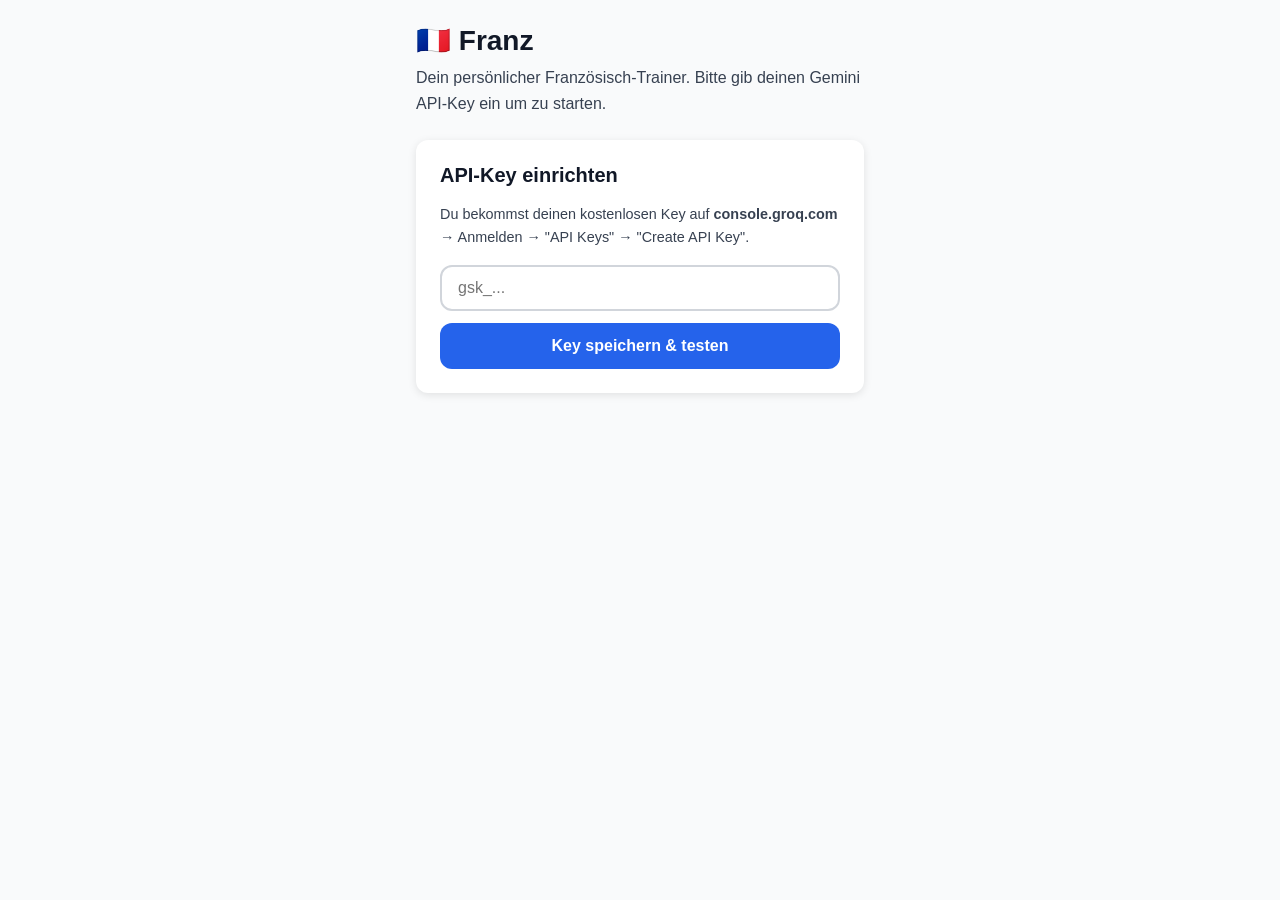
<file: index.html>
<!DOCTYPE html>
<html lang="de">
<head>
  <meta charset="UTF-8">
  <meta name="viewport" content="width=device-width, initial-scale=1.0">
  <meta name="apple-mobile-web-app-capable" content="yes">
  <meta name="apple-mobile-web-app-status-bar-style" content="default">
  <meta name="apple-mobile-web-app-title" content="Franz">
  <title>Franz — Französisch lernen</title>
  <link rel="stylesheet" href="css/style.css">
</head>
<body>
<div class="container">

  <!-- API Key Setup (shown if no key stored) -->
  <div id="setup-screen">
    <h1>🇫🇷 Franz</h1>
    <p style="margin-bottom:24px">Dein persönlicher Französisch-Trainer. Bitte gib deinen Gemini API-Key ein um zu starten.</p>
    <div class="card">
      <h2>API-Key einrichten</h2>
      <p style="margin-bottom:16px; font-size:0.9rem;">Du bekommst deinen kostenlosen Key auf <strong>console.groq.com</strong> → Anmelden → "API Keys" → "Create API Key".</p>
      <input type="password" id="api-key-input" class="input" placeholder="gsk_..." style="margin-bottom:12px">
      <div id="key-error" class="feedback-box feedback-wrong hidden"></div>
      <button id="save-key-btn" class="btn btn-primary">
        <span id="key-btn-text">Key speichern &amp; testen</span>
        <span id="key-spinner" class="spinner hidden"></span>
      </button>
    </div>
  </div>

  <!-- Home Screen (shown once API key is set) -->
  <div id="home-screen" class="hidden">
    <div style="display:flex; justify-content:space-between; align-items:center; margin-bottom:8px">
      <h1>🇫🇷 Franz</h1>
      <div class="streak" id="streak-display">🔥 0 Tage</div>
    </div>

    <div id="placement-banner" class="card hidden">
      <h2>Wo stehst du?</h2>
      <p style="margin-bottom:16px">Mach den kurzen Einstufungstest um dein Startniveau zu bestimmen.</p>
      <a href="placement.html" class="btn btn-primary">Einstufungstest starten →</a>
    </div>

    <div id="level-section">
      <h2>Dein Level</h2>
      <div class="level-grid" id="level-grid"></div>
    </div>

    <div id="due-banner" class="card hidden">
      <p id="due-text"></p>
      <a href="vocab.html" class="btn btn-primary" style="margin-top:12px">Jetzt lernen →</a>
    </div>

    <h2 style="margin-top:8px">Trainieren</h2>
    <a href="vocab.html" class="btn btn-secondary">📖 Vokabel-Drill</a>
    <a href="sentences.html" class="btn btn-secondary">💬 Satz-Training</a>

    <button id="reset-btn" class="btn btn-secondary" style="margin-top:32px; font-size:0.8rem; color:#9ca3af">
      ⚙️ API-Key ändern / Fortschritt zurücksetzen
    </button>
  </div>

</div>

<script src="js/storage.js"></script>
<script src="js/srs.js"></script>
<script>
  let data = Storage.getAll();

  function init() {
    if (!data.gemini_api_key) {
      document.getElementById('setup-screen').classList.remove('hidden');
    } else {
      showHome();
    }
  }

  function showHome() {
    document.getElementById('setup-screen').classList.add('hidden');
    document.getElementById('home-screen').classList.remove('hidden');
    renderStreak();
    renderLevels();
    renderDueBanner();
    if (!data.placement_completed) {
      document.getElementById('placement-banner').classList.remove('hidden');
    }
  }

  function renderStreak() {
    const s = data.streak;
    document.getElementById('streak-display').textContent = `🔥 ${s.current} Tag${s.current !== 1 ? 'e' : ''}`;
  }

  function renderLevels() {
    const levels = ['a1','a2','b1','b2','c1'];
    const labels = {a1:'A1',a2:'A2',b1:'B1',b2:'B2',c1:'C1'};
    const grid = document.getElementById('level-grid');
    grid.innerHTML = '';
    levels.forEach(lvl => {
      const btn = document.createElement('button');
      btn.className = 'level-btn';
      const unlocked = data.unlocked_levels.includes(lvl) || lvl === 'a1';
      const mastered = SRS.isLevelMastered(data.vocabulary, lvl);
      const pct = SRS.getMasteryPercent(data.vocabulary, lvl);
      if (!unlocked) btn.classList.add('locked');
      if (mastered) btn.classList.add('mastered');
      if (lvl === data.current_level) btn.classList.add('active');
      btn.innerHTML = `${labels[lvl]}<br><small style="font-weight:400;font-size:0.7rem">${pct}%</small>`;
      if (unlocked) {
        btn.addEventListener('click', () => {
          data.current_level = lvl;
          Storage.set('current_level', lvl);
          data = Storage.getAll();
          renderLevels();
        });
      }
      grid.appendChild(btn);
    });
  }

  function renderDueBanner() {
    const level = data.current_level || 'a1';
    const due = SRS.getDueItems(data.vocabulary, level);
    const banner = document.getElementById('due-banner');
    if (due.length > 0) {
      document.getElementById('due-text').textContent = `📚 ${due.length} Vokabel${due.length !== 1 ? 'n' : ''} zur Wiederholung fällig`;
      banner.classList.remove('hidden');
    }
  }

  // API Key save
  document.getElementById('save-key-btn').addEventListener('click', async () => {
    const key = document.getElementById('api-key-input').value.trim();
    if (!key) return;
    const btn = document.getElementById('save-key-btn');
    const spinner = document.getElementById('key-spinner');
    const btnText = document.getElementById('key-btn-text');
    const errBox = document.getElementById('key-error');
    btn.disabled = true;
    spinner.classList.remove('hidden');
    btnText.textContent = 'Wird geprüft…';
    errBox.classList.add('hidden');
    try {
      const res = await fetch('https://api.groq.com/openai/v1/chat/completions', {
        method: 'POST',
        headers: { 'Content-Type': 'application/json', 'Authorization': `Bearer ${key}` },
        body: JSON.stringify({ model: 'llama-3.3-70b-versatile', messages: [{ role: 'user', content: 'Antworte nur mit: OK' }], max_tokens: 5 })
      });
      if (!res.ok) {
        const errData = await res.json().catch(() => ({}));
        throw new Error(`Fehler ${res.status}: ${errData?.error?.message || 'Unbekannter Fehler'}`);
      }
      data.gemini_api_key = key;
      if (!data.unlocked_levels.includes('a1')) data.unlocked_levels.push('a1');
      Storage.saveAll(data);
      showHome();
    } catch(e) {
      errBox.textContent = `Fehler: ${e.message}`;
      errBox.classList.remove('hidden');
    } finally {
      btn.disabled = false;
      spinner.classList.add('hidden');
      btnText.textContent = 'Key speichern &amp; testen';
    }
  });

  // Reset
  document.getElementById('reset-btn').addEventListener('click', () => {
    if (confirm('Was möchtest du tun?\nOK = Alles zurücksetzen\nAbbrechen = Nur Key ändern')) {
      Storage.clear();
    } else {
      Storage.set('gemini_api_key', '');
    }
    location.reload();
  });

  init();
</script>
</body>
</html>
</file>
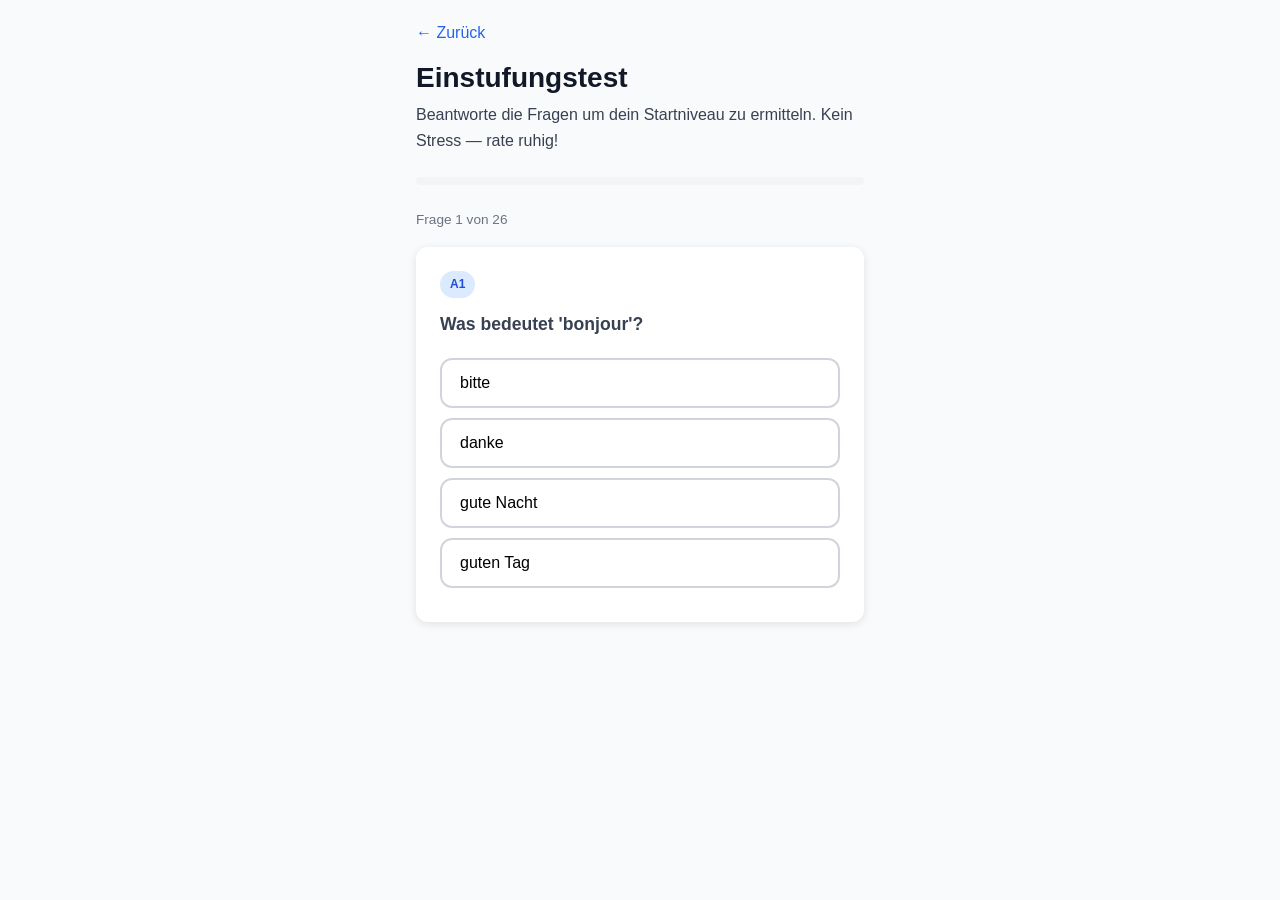
<file: placement.html>
<!DOCTYPE html>
<html lang="de">
<head>
  <meta charset="UTF-8">
  <meta name="viewport" content="width=device-width, initial-scale=1.0">
  <title>Einstufungstest — Franz</title>
  <link rel="stylesheet" href="css/style.css">
</head>
<body>
<div class="container">
  <a href="index.html" class="nav-back">← Zurück</a>
  <h1>Einstufungstest</h1>
  <p style="margin-bottom:24px">Beantworte die Fragen um dein Startniveau zu ermitteln. Kein Stress — rate ruhig!</p>

  <div class="progress-bar"><div class="progress-bar-fill" id="progress-fill" style="width:0%"></div></div>
  <p id="question-counter" style="font-size:0.85rem; color:#6b7280; margin-bottom:16px"></p>

  <div id="question-area" class="card">
    <p id="question-level-badge" class="badge badge-blue" style="margin-bottom:12px"></p>
    <p id="question-text" style="font-size:1.1rem; font-weight:600; margin-bottom:20px"></p>
    <div id="options-area"></div>
    <div id="question-feedback" class="feedback-box hidden" style="margin-top:0"></div>
    <button id="next-btn" class="btn btn-primary hidden" style="margin-top:16px">Weiter →</button>
  </div>

  <div id="result-area" class="card hidden">
    <h2>Dein Ergebnis</h2>
    <p id="result-text" style="margin-bottom:16px"></p>
    <div id="result-details" style="margin-bottom:24px"></div>
    <a href="index.html" class="btn btn-primary">Zum Lernbereich →</a>
  </div>
</div>

<script src="js/storage.js"></script>
<script src="js/srs.js"></script>
<script>
  const LEVELS = ['a1','a2','b1','b2','c1'];
  const LEVEL_LABELS = {a1:'A1',a2:'A2',b1:'B1',b2:'B2',c1:'C1'};
  let allQuestions = [];
  let current = 0;
  let scores = {a1:0,a2:0,b1:0,b2:0,c1:0};
  let totals = {a1:0,a2:0,b1:0,b2:0,c1:0};
  let answered = false;

  async function loadQuestions() {
    for (const lvl of LEVELS) {
      const res = await fetch(`content/${lvl}.json`);
      const data = await res.json();
      allQuestions.push(...data.placement_questions);
      totals[lvl] = data.placement_questions.length;
    }
    showQuestion();
  }

  function showQuestion() {
    if (current >= allQuestions.length) { showResult(); return; }
    const q = allQuestions[current];
    answered = false;
    const pct = Math.round(current / allQuestions.length * 100);
    document.getElementById('progress-fill').style.width = pct + '%';
    document.getElementById('question-counter').textContent = `Frage ${current + 1} von ${allQuestions.length}`;
    document.getElementById('question-level-badge').textContent = LEVEL_LABELS[q.level];
    document.getElementById('question-text').textContent = q.question;
    document.getElementById('question-feedback').classList.add('hidden');
    document.getElementById('next-btn').classList.add('hidden');

    // Shuffle options while keeping track of correct answer
    const shuffled = q.options
      .map((opt, i) => ({ opt, i }))
      .sort(() => Math.random() - 0.5);
    const newCorrect = shuffled.findIndex(x => x.i === q.correct);
    const shuffledQ = { ...q, options: shuffled.map(x => x.opt), correct: newCorrect };

    const area = document.getElementById('options-area');
    area.innerHTML = '';
    shuffledQ.options.forEach((opt, i) => {
      const btn = document.createElement('button');
      btn.className = 'choice-option';
      btn.textContent = opt;
      btn.addEventListener('click', () => selectAnswer(i, shuffledQ, btn));
      area.appendChild(btn);
    });
  }

  function selectAnswer(idx, q, btn) {
    if (answered) return;
    answered = true;
    const correct = idx === q.correct;
    if (correct) scores[q.level]++;
    btn.classList.add(correct ? 'correct' : 'wrong');
    if (!correct) {
      document.querySelectorAll('.choice-option')[q.correct].classList.add('correct');
    }
    document.querySelectorAll('.choice-option').forEach(b => b.style.pointerEvents = 'none');

    const fb = document.getElementById('question-feedback');
    fb.className = `feedback-box ${correct ? 'feedback-correct' : 'feedback-wrong'}`;
    fb.textContent = correct ? '✓ Richtig!' : `✗ Die richtige Antwort war: ${q.options[q.correct]}`;
    fb.classList.remove('hidden');
    document.getElementById('next-btn').classList.remove('hidden');
  }

  document.getElementById('next-btn').addEventListener('click', () => {
    current++;
    showQuestion();
  });

  function showResult() {
    document.getElementById('question-area').classList.add('hidden');
    document.getElementById('result-area').classList.remove('hidden');
    document.getElementById('progress-fill').style.width = '100%';

    // Determine level: highest level with ≥70% correct
    let recommendedLevel = 'a1';
    for (const lvl of LEVELS) {
      if (totals[lvl] > 0 && scores[lvl] / totals[lvl] >= 0.7) {
        recommendedLevel = lvl;
      }
    }

    document.getElementById('result-text').innerHTML =
      `Empfohlenes Startniveau: <strong>${LEVEL_LABELS[recommendedLevel]}</strong>`;

    let details = '';
    for (const lvl of LEVELS) {
      const pct = totals[lvl] > 0 ? Math.round(scores[lvl] / totals[lvl] * 100) : 0;
      details += `<div style="display:flex;justify-content:space-between;margin-bottom:8px">
        <span>${LEVEL_LABELS[lvl]}</span>
        <span>${scores[lvl]}/${totals[lvl]} (${pct}%)</span>
      </div>`;
    }
    document.getElementById('result-details').innerHTML = details;

    // Save results
    const storageData = Storage.getAll();
    storageData.placement_completed = true;
    storageData.current_level = recommendedLevel;
    const idx = LEVELS.indexOf(recommendedLevel);
    storageData.unlocked_levels = LEVELS.slice(0, idx + 1);
    Storage.saveAll(storageData);
  }

  loadQuestions();
</script>
</body>
</html>
</file>
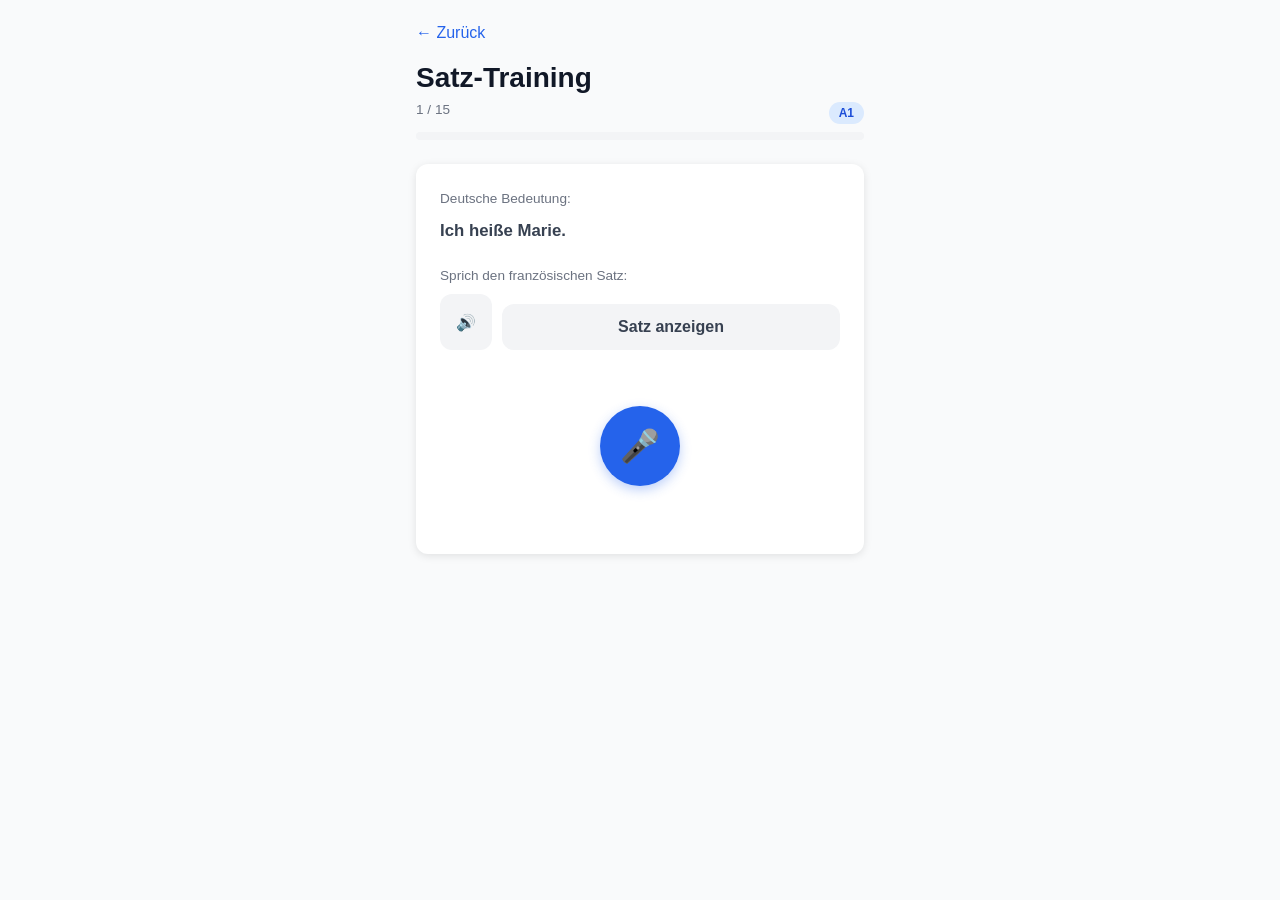
<file: sentences.html>
<!DOCTYPE html>
<html lang="de">
<head>
  <meta charset="UTF-8">
  <meta name="viewport" content="width=device-width, initial-scale=1.0">
  <title>Satz-Training — Franz</title>
  <link rel="stylesheet" href="css/style.css">
</head>
<body>
<div class="container">
  <a href="index.html" class="nav-back">← Zurück</a>
  <h1>Satz-Training</h1>

  <div id="loading" class="card">Lädt…</div>

  <div id="training-area" class="hidden">
    <div style="display:flex;justify-content:space-between;margin-bottom:8px">
      <span id="sent-counter" style="font-size:0.85rem;color:#6b7280"></span>
      <span id="level-badge" class="badge badge-blue"></span>
    </div>
    <div class="progress-bar"><div class="progress-bar-fill" id="progress-fill" style="width:0%"></div></div>

    <div class="card">
      <p style="font-size:0.85rem;color:#6b7280;margin-bottom:8px">Deutsche Bedeutung:</p>
      <p id="german-sent" style="font-weight:600;font-size:1.05rem;margin-bottom:20px"></p>
      <p style="font-size:0.85rem;color:#6b7280;margin-bottom:8px">Sprich den französischen Satz:</p>
      <div style="display:flex;gap:10px;margin-bottom:8px">
        <button id="play-btn" class="btn btn-secondary" style="width:auto;flex:0 0 auto;padding:12px 16px">🔊</button>
        <button id="show-btn" class="btn btn-secondary" style="flex:1">Satz anzeigen</button>
      </div>
      <p id="french-sent" style="font-style:italic;color:#6b7280;min-height:24px;margin-bottom:16px"></p>
      <button class="mic-btn" id="mic-btn">🎤</button>
      <p id="mic-status" style="font-size:0.85rem;color:#6b7280;text-align:center;min-height:20px"></p>
    </div>

    <div id="feedback-area" class="hidden">
      <div id="feedback-box" class="feedback-box"></div>
      <button id="next-btn" class="btn btn-primary" style="margin-top:12px">Weiter →</button>
    </div>
  </div>
</div>

<script src="js/storage.js"></script>
<script src="js/tts.js"></script>
<script src="js/stt.js"></script>
<script src="js/gemini.js"></script>
<script>
  let sentences = [];
  let currentIdx = 0;
  const storageData = Storage.getAll();
  const level = storageData.current_level || 'a1';
  const apiKey = storageData.gemini_api_key;

  async function init() {
    const res = await fetch(`content/${level}.json`);
    const data = await res.json();
    sentences = [...data.sentences].sort(() => Math.random() - 0.5);
    document.getElementById('loading').classList.add('hidden');
    document.getElementById('training-area').classList.remove('hidden');
    document.getElementById('level-badge').textContent = level.toUpperCase();
    showSentence();
  }

  function showSentence() {
    if (currentIdx >= sentences.length) { showDone(); return; }
    const s = sentences[currentIdx];
    document.getElementById('german-sent').textContent = s.german;
    document.getElementById('french-sent').textContent = '';
    document.getElementById('mic-status').textContent = '';
    document.getElementById('feedback-area').classList.add('hidden');
    const pct = Math.round(currentIdx / sentences.length * 100);
    document.getElementById('progress-fill').style.width = pct + '%';
    document.getElementById('sent-counter').textContent = `${currentIdx + 1} / ${sentences.length}`;
  }

  document.getElementById('play-btn').addEventListener('click', () => {
    TTS.speak(sentences[currentIdx].french, 'fr-FR');
  });

  document.getElementById('show-btn').addEventListener('click', () => {
    document.getElementById('french-sent').textContent = sentences[currentIdx].french;
  });

  // IMPORTANT: STT must start synchronously inside this click handler (iOS requirement)
  document.getElementById('mic-btn').addEventListener('click', function() {
    const micBtn = this;
    micBtn.classList.add('listening');
    document.getElementById('mic-status').textContent = 'Höre zu…';
    STT.listen(
      async (transcript) => {
        micBtn.classList.remove('listening');
        document.getElementById('mic-status').textContent = `Erkannt: "${transcript}"`;
        await getFeedback(transcript);
      },
      (err) => {
        micBtn.classList.remove('listening');
        document.getElementById('mic-status').textContent = err;
      }
    );
  });

  async function getFeedback(transcript) {
    const sent = sentences[currentIdx].french;
    const feedbackBox = document.getElementById('feedback-box');
    const feedbackArea = document.getElementById('feedback-area');
    feedbackBox.className = 'feedback-box feedback-info';
    feedbackBox.innerHTML = '<span class="spinner"></span> Feedback wird geladen…';
    feedbackArea.classList.remove('hidden');
    try {
      const text = await Gemini.sentenceFeedback(sent, transcript, apiKey);
      feedbackBox.className = 'feedback-box feedback-info';
      feedbackBox.textContent = text;
    } catch(e) {
      feedbackBox.className = 'feedback-box feedback-wrong';
      feedbackBox.textContent = `Fehler: ${e.message}`;
    }
  }

  document.getElementById('next-btn').addEventListener('click', () => {
    currentIdx++;
    showSentence();
  });

  function showDone() {
    document.getElementById('training-area').innerHTML = `
      <div class="card" style="text-align:center">
        <h2>Alle Sätze geübt! 🎉</h2>
        <a href="index.html" class="btn btn-primary" style="margin-top:16px">Zurück zum Menü</a>
        <button onclick="location.reload()" class="btn btn-secondary">Nochmal</button>
      </div>`;
  }

  init();
</script>
</body>
</html>
</file>
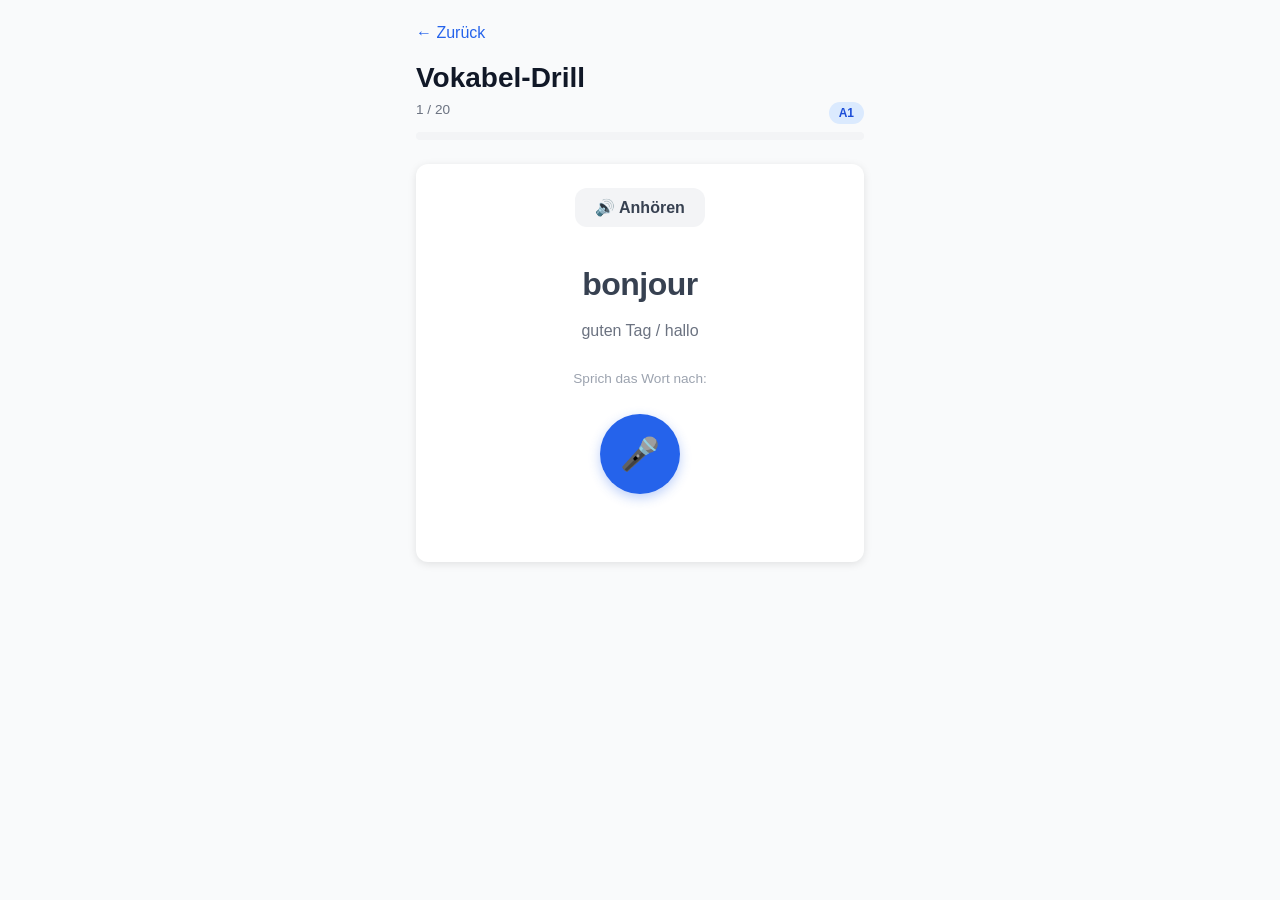
<file: vocab.html>
<!DOCTYPE html>
<html lang="de">
<head>
  <meta charset="UTF-8">
  <meta name="viewport" content="width=device-width, initial-scale=1.0">
  <title>Vokabel-Drill — Franz</title>
  <link rel="stylesheet" href="css/style.css">
</head>
<body>
<div class="container">
  <a href="index.html" class="nav-back">← Zurück</a>
  <h1>Vokabel-Drill</h1>

  <div id="loading" class="card">Lädt…</div>

  <div id="no-due" class="card hidden">
    <h2>Alles erledigt! 🎉</h2>
    <p>Keine Vokabeln zur Wiederholung fällig. Komm morgen wieder!</p>
    <a href="index.html" class="btn btn-secondary" style="margin-top:16px">Zurück</a>
  </div>

  <div id="drill-area" class="hidden">
    <div style="display:flex;justify-content:space-between;margin-bottom:8px">
      <span id="queue-info" style="font-size:0.85rem;color:#6b7280"></span>
      <span id="level-badge" class="badge badge-blue"></span>
    </div>
    <div class="progress-bar"><div class="progress-bar-fill" id="progress-fill" style="width:0%"></div></div>

    <div class="card" style="text-align:center">
      <button id="play-btn" class="btn btn-secondary" style="width:auto;padding:10px 20px;margin-bottom:8px">
        🔊 Anhören
      </button>
      <p class="french-text" id="french-word"></p>
      <p class="german-text" id="german-word"></p>
      <p style="font-size:0.85rem;color:#9ca3af;margin-bottom:4px">Sprich das Wort nach:</p>
      <button class="mic-btn" id="mic-btn">🎤</button>
      <p id="mic-status" style="font-size:0.85rem;color:#6b7280;min-height:20px"></p>
    </div>

    <div id="feedback-area" class="hidden">
      <div id="feedback-box" class="feedback-box"></div>
      <div style="display:flex;gap:10px;margin-top:12px">
        <button id="wrong-btn" class="btn btn-danger" style="flex:1">✗ Falsch</button>
        <button id="correct-btn" class="btn btn-success" style="flex:1">✓ Richtig</button>
      </div>
    </div>
  </div>
</div>

<script src="js/storage.js"></script>
<script src="js/srs.js"></script>
<script src="js/tts.js"></script>
<script src="js/stt.js"></script>
<script src="js/gemini.js"></script>
<script>
  let queue = [];
  let currentIdx = 0;
  let sessionTotal = 0;
  let contentData = {};
  let storageData = Storage.getAll();
  const level = storageData.current_level || 'a1';
  const apiKey = storageData.gemini_api_key;

  async function init() {
    const res = await fetch(`content/${level}.json`);
    contentData = await res.json();

    // Seed vocabulary into storage if not present
    contentData.vocabulary.forEach(v => {
      if (!storageData.vocabulary[v.french]) {
        storageData.vocabulary[v.french] = {
          level: level,
          interval_index: 0, correct: 0, wrong: 0, next_review: null
        };
      }
    });
    Storage.saveAll(storageData);

    // Build queue: due items first, then new items
    let due = SRS.getDueItems(storageData.vocabulary, level);
    if (due.length === 0) {
      // Add new words not yet reviewed
      const newWords = contentData.vocabulary
        .filter(v => !storageData.vocabulary[v.french]?.next_review)
        .slice(0, 10);
      due = newWords.map(v => ({ word: v.french, ...storageData.vocabulary[v.french] }));
    }
    queue = due.slice(0, 20);
    sessionTotal = queue.length;

    document.getElementById('loading').classList.add('hidden');
    if (queue.length === 0) {
      document.getElementById('no-due').classList.remove('hidden');
    } else {
      document.getElementById('drill-area').classList.remove('hidden');
      document.getElementById('level-badge').textContent = level.toUpperCase();
      showCard();
    }
  }

  function showCard() {
    if (currentIdx >= queue.length) { showDone(); return; }
    const item = queue[currentIdx];
    const vocabEntry = contentData.vocabulary.find(v => v.french === item.word);
    document.getElementById('french-word').textContent = item.word;
    document.getElementById('german-word').textContent = vocabEntry?.german || '';
    document.getElementById('mic-status').textContent = '';
    document.getElementById('feedback-area').classList.add('hidden');
    const pct = Math.round(currentIdx / sessionTotal * 100);
    document.getElementById('progress-fill').style.width = pct + '%';
    document.getElementById('queue-info').textContent = `${currentIdx + 1} / ${sessionTotal}`;
  }

  document.getElementById('play-btn').addEventListener('click', () => {
    const word = document.getElementById('french-word').textContent;
    TTS.speak(word, 'fr-FR');
  });

  // IMPORTANT: STT must start synchronously inside this click handler (iOS requirement)
  document.getElementById('mic-btn').addEventListener('click', function() {
    const micBtn = this;
    micBtn.classList.add('listening');
    document.getElementById('mic-status').textContent = 'Höre zu…';
    STT.listen(
      async (transcript) => {
        micBtn.classList.remove('listening');
        document.getElementById('mic-status').textContent = `Erkannt: "${transcript}"`;
        await getFeedback(transcript);
      },
      (err) => {
        micBtn.classList.remove('listening');
        document.getElementById('mic-status').textContent = err;
      }
    );
  });

  async function getFeedback(transcript) {
    const word = queue[currentIdx].word;
    const feedbackBox = document.getElementById('feedback-box');
    const feedbackArea = document.getElementById('feedback-area');
    feedbackBox.className = 'feedback-box feedback-info';
    feedbackBox.innerHTML = '<span class="spinner"></span> Feedback wird geladen…';
    feedbackArea.classList.remove('hidden');
    try {
      const text = await Gemini.vocabFeedback(word, transcript, apiKey);
      feedbackBox.className = 'feedback-box feedback-info';
      feedbackBox.textContent = text;
    } catch(e) {
      feedbackBox.className = 'feedback-box feedback-wrong';
      feedbackBox.textContent = `Feedback-Fehler: ${e.message}`;
    }
  }

  function markAndNext(correct) {
    const item = queue[currentIdx];
    storageData = Storage.getAll();
    const existing = storageData.vocabulary[item.word] || { level };
    const updated = SRS.updateItem(existing, correct);
    storageData.vocabulary[item.word] = { ...updated, level };
    Storage.saveAll(storageData);
    currentIdx++;
    showCard();
  }

  document.getElementById('correct-btn').addEventListener('click', () => markAndNext(true));
  document.getElementById('wrong-btn').addEventListener('click', () => markAndNext(false));

  function showDone() {
    updateStreak();
    document.getElementById('drill-area').innerHTML = `
      <div class="card" style="text-align:center">
        <h2>Session abgeschlossen! 🎉</h2>
        <p>${sessionTotal} Vokabeln geübt.</p>
        <a href="index.html" class="btn btn-primary" style="margin-top:16px">Zurück zum Menü</a>
        <button onclick="location.reload()" class="btn btn-secondary">Nochmal</button>
      </div>`;
  }

  function updateStreak() {
    const today = new Date().toISOString().split('T')[0];
    storageData = Storage.getAll();
    const streak = storageData.streak;
    const yesterday = new Date(Date.now() - 86400000).toISOString().split('T')[0];
    if (streak.last_session === today) return;
    streak.current = streak.last_session === yesterday ? streak.current + 1 : 1;
    streak.last_session = today;
    storageData.streak = streak;
    Storage.saveAll(storageData);
  }

  init();
</script>
</body>
</html>
</file>
<file: css/style.css>
/* css/style.css */
*, *::before, *::after { box-sizing: border-box; margin: 0; padding: 0; }

:root {
  --blue: #2563eb;
  --blue-dark: #1d4ed8;
  --green: #16a34a;
  --red: #dc2626;
  --gray-50: #f9fafb;
  --gray-100: #f3f4f6;
  --gray-300: #d1d5db;
  --gray-500: #6b7280;
  --gray-700: #374151;
  --gray-900: #111827;
  --radius: 12px;
  --shadow: 0 2px 8px rgba(0,0,0,0.1);
}

body {
  font-family: -apple-system, BlinkMacSystemFont, 'Segoe UI', sans-serif;
  background: var(--gray-50);
  color: var(--gray-900);
  min-height: 100vh;
  padding: 0;
}

.container {
  max-width: 480px;
  margin: 0 auto;
  padding: 24px 16px;
}

h1 { font-size: 1.75rem; font-weight: 700; margin-bottom: 8px; }
h2 { font-size: 1.25rem; font-weight: 600; margin-bottom: 16px; }
p  { color: var(--gray-700); line-height: 1.6; }

.card {
  background: white;
  border-radius: var(--radius);
  padding: 24px;
  box-shadow: var(--shadow);
  margin-bottom: 16px;
}

.btn {
  display: inline-flex;
  align-items: center;
  justify-content: center;
  gap: 8px;
  padding: 14px 24px;
  border-radius: var(--radius);
  border: none;
  font-size: 1rem;
  font-weight: 600;
  cursor: pointer;
  width: 100%;
  transition: background 0.15s;
}
.btn-primary  { background: var(--blue); color: white; }
.btn-primary:hover  { background: var(--blue-dark); }
.btn-secondary { background: var(--gray-100); color: var(--gray-700); }
.btn-secondary:hover { background: var(--gray-300); }
.btn-success  { background: var(--green); color: white; }
.btn-danger   { background: var(--red); color: white; }
.btn:disabled { opacity: 0.5; cursor: not-allowed; }
.btn + .btn   { margin-top: 10px; }

.input {
  width: 100%;
  padding: 12px 16px;
  border: 2px solid var(--gray-300);
  border-radius: var(--radius);
  font-size: 1rem;
  outline: none;
  transition: border-color 0.15s;
}
.input:focus { border-color: var(--blue); }

.badge {
  display: inline-block;
  padding: 4px 10px;
  border-radius: 99px;
  font-size: 0.75rem;
  font-weight: 600;
  background: var(--gray-100);
  color: var(--gray-700);
}
.badge-blue  { background: #dbeafe; color: var(--blue-dark); }
.badge-green { background: #dcfce7; color: var(--green); }

.feedback-box {
  padding: 16px;
  border-radius: var(--radius);
  margin-top: 16px;
  font-size: 0.95rem;
  line-height: 1.6;
}
.feedback-correct { background: #dcfce7; border-left: 4px solid var(--green); }
.feedback-wrong   { background: #fee2e2; border-left: 4px solid var(--red); }
.feedback-info    { background: #dbeafe; border-left: 4px solid var(--blue); }

.progress-bar {
  height: 8px;
  background: var(--gray-100);
  border-radius: 99px;
  overflow: hidden;
  margin-bottom: 24px;
}
.progress-bar-fill {
  height: 100%;
  background: var(--blue);
  border-radius: 99px;
  transition: width 0.3s;
}

.nav-back {
  display: inline-flex;
  align-items: center;
  gap: 6px;
  color: var(--blue);
  text-decoration: none;
  font-weight: 500;
  margin-bottom: 20px;
}

.french-text {
  font-size: 2rem;
  font-weight: 700;
  text-align: center;
  margin: 24px 0 8px;
  letter-spacing: -0.5px;
}
.german-text {
  font-size: 1rem;
  text-align: center;
  color: var(--gray-500);
  margin-bottom: 24px;
}

.mic-btn {
  width: 80px; height: 80px;
  border-radius: 50%;
  border: none;
  background: var(--blue);
  color: white;
  font-size: 2rem;
  cursor: pointer;
  display: flex; align-items: center; justify-content: center;
  margin: 24px auto;
  transition: background 0.15s, transform 0.1s;
  box-shadow: 0 4px 12px rgba(37,99,235,0.3);
}
.mic-btn:active { transform: scale(0.95); }
.mic-btn.listening { background: var(--red); animation: pulse 1s infinite; }

@keyframes pulse {
  0%, 100% { box-shadow: 0 4px 12px rgba(220,38,38,0.3); }
  50% { box-shadow: 0 4px 24px rgba(220,38,38,0.6); }
}

.level-grid {
  display: grid;
  grid-template-columns: repeat(3, 1fr);
  gap: 10px;
  margin-bottom: 24px;
}
.level-btn {
  padding: 16px 8px;
  border-radius: var(--radius);
  border: 2px solid var(--gray-300);
  background: white;
  font-size: 1rem;
  font-weight: 700;
  cursor: pointer;
  text-align: center;
  transition: all 0.15s;
}
.level-btn.active  { border-color: var(--blue); background: #dbeafe; color: var(--blue-dark); }
.level-btn.locked  { opacity: 0.4; cursor: not-allowed; }
.level-btn.mastered { border-color: var(--green); background: #dcfce7; color: var(--green); }

.streak {
  display: flex; align-items: center; gap: 8px;
  font-size: 0.9rem; color: var(--gray-500);
}

.choice-option {
  width: 100%;
  padding: 14px 18px;
  margin-bottom: 10px;
  border-radius: var(--radius);
  border: 2px solid var(--gray-300);
  background: white;
  font-size: 1rem;
  cursor: pointer;
  text-align: left;
  transition: all 0.15s;
}
.choice-option:hover { border-color: var(--blue); }
.choice-option.correct { border-color: var(--green); background: #dcfce7; }
.choice-option.wrong   { border-color: var(--red); background: #fee2e2; }

.spinner {
  display: inline-block;
  width: 20px; height: 20px;
  border: 2px solid var(--gray-300);
  border-top-color: var(--blue);
  border-radius: 50%;
  animation: spin 0.7s linear infinite;
  vertical-align: middle;
  margin-right: 8px;
}
@keyframes spin { to { transform: rotate(360deg); } }

.hidden { display: none !important; }
</file>
